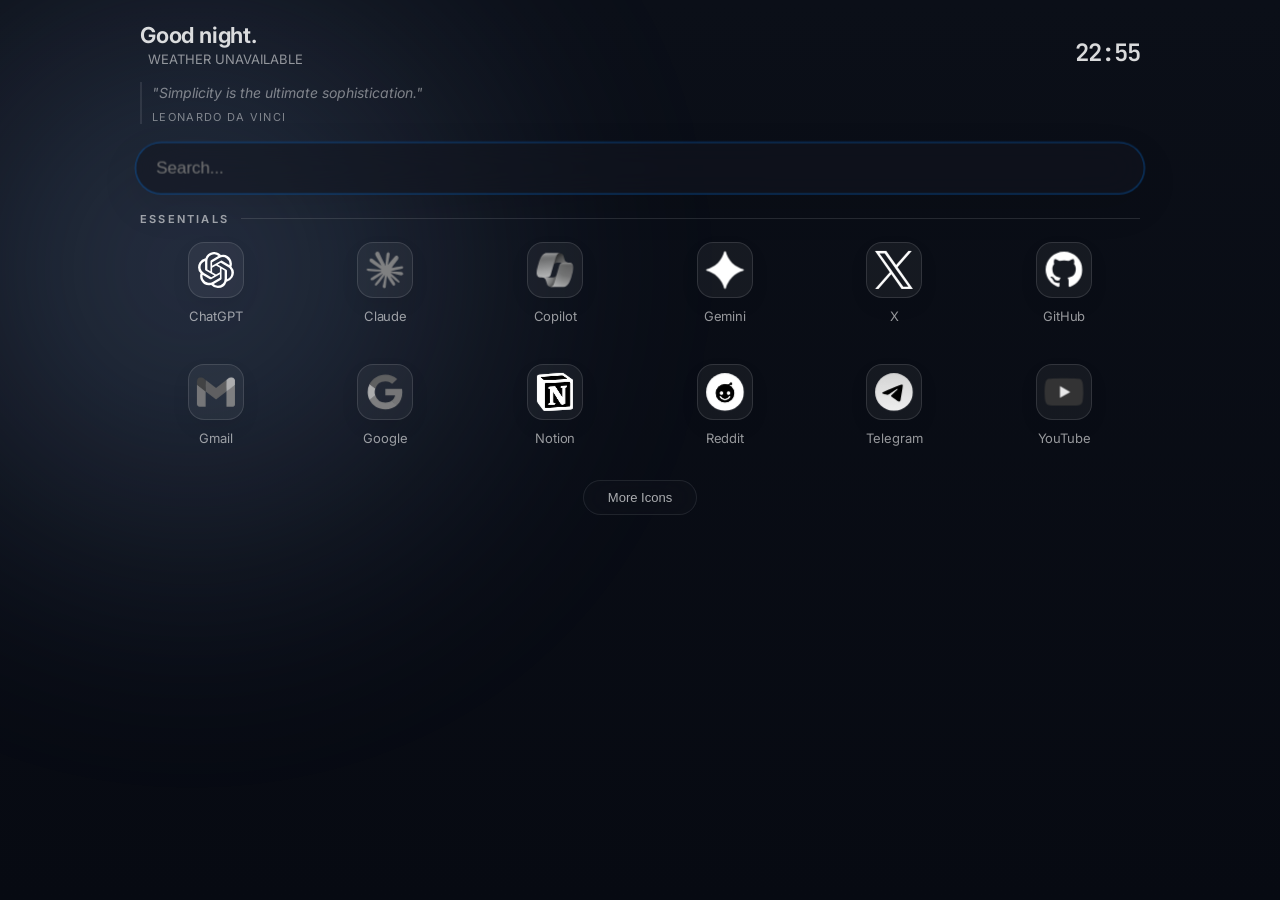
<file: index.htm>
<!doctype html>
<html lang="en">
<head>
  <meta charset="utf-8"/>
  <meta name="viewport" content="width=device-width,initial-scale=1,viewport-fit=cover"/>
  <title>Harveyi</title>
  <meta name="apple-mobile-web-app-capable" content="yes">
  <meta name="apple-mobile-web-app-status-bar-style" content="black-translucent">

  <link href="https://fonts.googleapis.com/css2?family=Inter:wght@400;500;600&family=JetBrains+Mono:wght@500;600&display=swap" rel="stylesheet">

  <style>
    :root{
      --ease: cubic-bezier(0.16, 1, 0.3, 1);
      --bg-top:#FFFFFF; --bg-bottom:#F5F5F7;
      --text:#1D1D1F; --muted:rgba(0,0,0,0.52);
      --hair:rgba(0,0,0,0.08);
      --surface: rgba(255,255,255,0.56);
      --surface-strong: rgba(255,255,255,0.75);
      --icon-default-opacity: 0.65;
      --glow-opacity:0.12;
      --focus: rgba(0,122,255,0.32);
      --focus-border: rgba(0,122,255,0.42);
    }

    body.theme-night{
      --bg-top:#0B0F18; --bg-bottom:#070A12;
      --text:rgba(255,255,255,0.92); --muted:rgba(255,255,255,0.58);
      --hair:rgba(255,255,255,0.12);
      --surface: rgba(18,22,32,0.58);
      --surface-strong: rgba(255,255,255,0.05);
      --icon-default-opacity: 0.90;
      --glow-opacity:0.25;
      --focus: rgba(10,132,255,0.36);
      --focus-border: rgba(10,132,255,0.46);
    }

    *{ box-sizing:border-box }
    html,body{ height:100% }
    body{
      margin:0; font-family: Inter, -apple-system, system-ui, sans-serif;
      color:var(--text);
      background: linear-gradient(180deg,var(--bg-top),var(--bg-bottom));
      min-height:100vh;
      transition: background 900ms var(--ease), color 900ms var(--ease);
      overflow-x:hidden;
      -webkit-font-smoothing: antialiased;
      text-rendering: optimizeLegibility;
    }

    .bg-flow{ position:fixed; inset:-20%; pointer-events:none; z-index:-3; filter:blur(120px); opacity:.26; }
    .bg-flow .blob{
      position:absolute; width:70vmax; height:70vmax; border-radius:999px;
      background: radial-gradient(circle, var(--brand-color, #a1c4fd), transparent 62%);
      animation: drift 70s cubic-bezier(.45, 0, .55, 1) infinite alternate;
    }
    @keyframes drift{ from{ transform:translate(-8%,-8%) } to{ transform:translate(10%,10%) } }

    @media (prefers-reduced-motion: reduce){
      *{ animation:none !important; transition:none !important; }
      .bg-flow{ display:none; }
    }

    .wrap{ max-width: 1040px; margin:auto; padding: calc(22px + env(safe-area-inset-top)) 20px 58px; }

    .top{ display:flex; justify-content:space-between; align-items:flex-end; gap:14px; margin-bottom: 10px; opacity:.92; }
    .top-left .greet{ font-size:22px; font-weight:650; margin-bottom:2px; letter-spacing:-.2px; }
    .top-left .weather{ font-size:13px; color:var(--muted); display:flex; gap:8px; align-items:center; min-height:18px; }
    .clock{ font-family:"JetBrains Mono"; font-weight:600; font-size:24px; letter-spacing:-1px; white-space:nowrap; }

    .quote-area{ margin:14px 0 18px; padding:0 10px; border-left:2px solid var(--hair); opacity:.78; }
    .quote-text{ font-size:14px; font-style:italic; color:var(--muted); line-height:1.55; max-width:640px; }
    .quote-author{ font-size:11px; text-transform:uppercase; letter-spacing:.12em; margin-top:6px; opacity:.62; }

    .search{
      display:flex; align-items:center; gap:12px;
      background: var(--surface);
      border:1px solid var(--hair);
      padding:14px 18px; border-radius:999px;
      margin-bottom:18px;
      backdrop-filter: blur(22px); -webkit-backdrop-filter: blur(22px);
      transition: transform .28s var(--ease), box-shadow .28s var(--ease), border-color .28s var(--ease);
      box-shadow: 0 10px 30px rgba(0,0,0,0.06);
    }
    .search:focus-within{
      transform: scale(1.01);
      border-color: var(--focus-border);
      box-shadow: 0 14px 38px rgba(0,0,0,0.10);
    }
    .search input{
      flex:1; width:100%;
      background:transparent; border:0; outline:none;
      color:var(--text); font-size:17px; letter-spacing:-.15px;
    }

    .section{
      margin:16px 0 10px;
      display:flex; align-items:center; gap:12px;
      color:var(--muted);
      font-size:11px; letter-spacing:.20em; text-transform:uppercase; font-weight:650;
      user-select:none;
    }
    .section .line{ flex:1; height:1px; background:var(--hair); }

    .grid{ display:grid; gap:26px 18px; grid-template-columns: repeat(6, 1fr); }
    @media (max-width:760px){ .grid{ grid-template-columns: repeat(4, 1fr); } }
    @media (max-width:520px){ .grid{ grid-template-columns: repeat(3, 1fr); } }

    .item{
      position:relative;
      display:flex; flex-direction:column; align-items:center; gap:10px;
      text-decoration:none; color:var(--muted);
      transition: transform .22s var(--ease);
      min-height: 92px;
      -webkit-tap-highlight-color: transparent;
      border-radius:18px;
      padding:6px 4px 8px;
      isolation:isolate;
    }
    .item:active{ transform: scale(0.96); transition: transform .08s; }
    .item:focus-visible{ outline:none; }
    .item:focus-visible .icon{
      border-color: var(--focus-border);
      box-shadow: 0 0 0 3px var(--focus), 0 14px 30px rgba(0,0,0,0.10);
    }
    .item:focus-visible .label{ color:var(--text); }

    .icon{
      width:56px; height:56px;
      display:grid; place-items:center;
      position:relative;
      border-radius:16px;
      background: var(--surface-strong);
      border:1px solid var(--hair);
      box-shadow: 0 8px 20px rgba(0,0,0,0.06);
      transition: transform .25s var(--ease), box-shadow .25s var(--ease), border-color .25s var(--ease);
      overflow:hidden;
    }

    /* ===== 图标滤镜：默认灰度，唤醒/hover 全彩 ===== */
    .icon img{
      width:36px; height:36px; object-fit:contain;
      transform: translateY(var(--y, 0px)) scale(var(--s, 1));
      filter: grayscale(100%) opacity(var(--icon-default-opacity));
      transition: transform .35s var(--ease), filter .35s var(--ease), opacity .35s var(--ease);
      will-change: filter, transform, opacity;
    }

    /* 夜间：需要反白的 logo */
    body.theme-night .white-invert .icon img{
      filter: grayscale(100%) invert(1) brightness(2) opacity(1);
    }

    /* Gemini 双层 */
    .icon.gemini img.g1{ position:absolute; opacity:0; }
    .item:hover .icon.gemini img.g0,
    .item.is-active .icon.gemini img.g0{ opacity:0; }
    .item:hover .icon.gemini img.g1,
    .item.is-active .icon.gemini img.g1{ opacity:1; }

    /* hover：仅桌面设备用（手机不依赖 hover） */
    @media (hover:hover) and (pointer:fine){
      .item:hover{ transform: translateY(-2px); }
      .item:hover .icon{ box-shadow: 0 16px 34px rgba(0,0,0,0.12); }
      .item:hover .icon img{
        filter: grayscale(0%) invert(0%) brightness(1) opacity(1) !important;
        transform: translateY(calc(var(--y, 0px) - 6px)) scale(var(--s, 1));
      }
      .item:hover .icon::after{
        content:""; position:absolute; inset:-14px; border-radius:22px; z-index:-1;
        filter: blur(34px); opacity: var(--glow-opacity);
        background: radial-gradient(circle, var(--brand-color, #7C5CFF), transparent 72%);
      }
      .item:hover .label{ color:var(--text); }
    }

    /* ===== Tap-to-wake：手机/平板靠 is-active ===== */
    .item.is-active .label{ color:var(--text); }
    .item.is-active .icon{ box-shadow: 0 16px 34px rgba(0,0,0,0.12); }
    .item.is-active .icon img{
      filter: grayscale(0%) invert(0%) brightness(1) opacity(1) !important;
      transform: translateY(calc(var(--y, 0px) - 6px)) scale(var(--s, 1));
    }
    .item.is-active .icon::after{
      content:""; position:absolute; inset:-14px; border-radius:22px; z-index:-1;
      filter: blur(34px); opacity: var(--glow-opacity);
      background: radial-gradient(circle, var(--brand-color, #7C5CFF), transparent 72%);
    }

    .label{ font-size:13px; text-align:center; white-space:nowrap; transition: color .25s var(--ease); letter-spacing:-.12px; }

    #moreArea[aria-hidden="true"]{ display:none; }
    .morebtn{
      background: var(--surface);
      border: 1px solid var(--hair);
      color: var(--text);
      padding: 9px 24px;
      border-radius: 999px;
      cursor:pointer;
      font-size: 13px;
      opacity: .72;
      transition: transform .25s var(--ease), opacity .25s var(--ease), box-shadow .25s var(--ease), border-color .25s var(--ease);
      margin: 26px auto 0;
      display:block;
      backdrop-filter: blur(18px); -webkit-backdrop-filter: blur(18px);
    }
    .morebtn:hover{ opacity:1; transform: scale(1.03); }
    .morebtn:focus-visible{
      outline:none;
      border-color: var(--focus-border);
      box-shadow: 0 0 0 3px var(--focus);
      opacity: 1;
    }
  </style>
</head>

<body>
  <div class="bg-flow"><div class="blob"></div></div>

  <div class="wrap">
    <div class="top">
      <div class="top-left">
        <div id="greet" class="greet">Hello.</div>
        <div class="weather" aria-live="polite">
          <span id="temp">…</span>
          <span id="city">WEATHER</span>
          <span id="condition"></span>
        </div>
      </div>
      <div class="clock" id="clock" aria-label="Current time">00:00</div>
    </div>

    <div class="quote-area" aria-hidden="true">
      <div id="quote" class="quote-text"></div>
      <div id="author" class="quote-author"></div>
    </div>

    <form class="search" id="searchForm" autocomplete="off" role="search" aria-label="Search the web">
      <input id="q" type="search" inputmode="search" autocomplete="off"
             autocapitalize="none" spellcheck="false"
             placeholder="Search..." autofocus />
    </form>

    <div class="section">ESSENTIALS<div class="line"></div></div>
    <div id="ess" class="grid" role="list"></div>

    <div id="moreArea" aria-hidden="true">
      <div class="section" style="margin-top:18px;">EXTENDED<div class="line"></div></div>
      <div id="ext" class="grid" role="list"></div>
    </div>

    <button class="morebtn" id="toggleBtn" aria-expanded="false" aria-controls="moreArea" type="button">
      More Icons
    </button>
  </div>

  <script>
    const ICON_BASE = "icons/";
    const FALLBACK  = "openai.svg";

    const QUOTES = [
      { t: "Stay hungry, stay foolish.", a: "Steve Jobs" },
      { t: "Simplicity is the ultimate sophistication.", a: "Leonardo da Vinci" },
      { t: "Design is how it works.", a: "Steve Jobs" },
      { t: "Make it simple, but significant.", a: "Don Draper" },
      { t: "Details matter. It’s worth waiting to get it right.", a: "Steve Jobs" }
    ];

    function imgTag(src, extraClass=""){
      const safe = ICON_BASE + encodeURIComponent(src);
      return `<img class="${extraClass}" src="${safe}" loading="lazy" decoding="async" alt=""
              onerror="this.onerror=null;this.src='${ICON_BASE}${FALLBACK}'">`;
    }

    // Full list (ESSENTIALS: r<=2, EXTENDED: r>=3)
    // s: scale, y: vertical adjust px, w: whiteInvert, gem: gemini dual-layer
   const SITES = [
  // Essentials row 1（保持不动）
  { n:"ChatGPT", u:"https://chatgpt.com/", icons:["openai.svg"], c:"#10a37f", r:1, s:1.00, y:0, w:true },
  { n:"Claude", u:"https://claude.ai/", icons:["claude-color.svg"], c:"#d97757", r:1, s:1.02, y:0 },
  { n:"Copilot", u:"https://copilot.microsoft.com/", icons:["copilot-color.svg"], c:"#0078d4", r:1, s:1.02, y:0 },
  { n:"Gemini", u:"https://gemini.google.com/", gem:true, c:"#4e85ff", r:1, s:1.14, y:0, w:true },
  { n:"X", u:"https://x.com/", icons:["x.svg"], c:"#ffffff", r:1, s:1.06, y:0, w:true },
  { n:"GitHub", u:"https://github.com/", icons:["github.svg"], c:"#ffffff", r:1, s:1.02, y:0, w:true },

  // Essentials row 2（把 Notion / Reddit / Telegram 提上来）
  { n:"Gmail", u:"https://mail.google.com/", icons:["google-gmail.svg"], c:"#ea4335", r:2, s:1.06, y:0 },
  { n:"Google", u:"https://www.google.com/", icons:["google-color.svg"], c:"#4285f4", r:2, s:1.05, y:0 },
  { n:"Notion", u:"https://www.notion.so/", icons:["notion.svg"], c:"#ffffff", r:2, s:1.06, y:0, w:true },
  { n:"Reddit", u:"https://www.reddit.com/", icons:["reddit.svg"], c:"#ff4500", r:2, s:1.05, y:0, w:true },
  { n:"Telegram", u:"https://web.telegram.org/", icons:["telegram.svg"], c:"#2aabee", r:2, s:1.05, y:0, w:true },
  { n:"YouTube", u:"https://www.youtube.com/", icons:["youtube_red.svg"], c:"#ff0000", r:2, s:1.08, y:0 },

  // Extended
  { n:"AWS", u:"https://aws.amazon.com/", icons:["aws.svg"], c:"#ff9900", r:3, s:1.06, y:0, w:true },

  // LinkedIn → Oracle
  { n:"Oracle", u:"https://www.oracle.com/cloud/sign-in.html/", icons:["oracle.svg"], c:"#f80000", r:3, s:1.06, y:0 },

  { n:"Bing", u:"https://www.bing.com/", icons:["bing.svg"], c:"#008373", r:3, s:1.04, y:0, w:true },
  { n:"Microsoft", u:"https://www.microsoft.com/", icons:["microsoft.svg"], c:"#ffffff", r:3, s:1.06, y:0, w:true },
  { n:"Netflix", u:"https://www.netflix.com/", icons:["netflix-icon.svg"], c:"#e50914", r:3, s:1.06, y:0, w:true },
  { n:"Cloudflare", u:"https://dash.cloudflare.com/", icons:["cloudflare-color.svg"], c:"#f48120", r:3, s:1.03, y:0 },
  { n:"Apple", u:"https://www.apple.com/", icons:["apple.svg"], c:"#ffffff", r:3, s:1.08, y:0, w:true }
];

    function render(){
      const ess = document.getElementById("ess");
      const ext = document.getElementById("ext");
      ess.innerHTML = ext.innerHTML = "";

      SITES.forEach(s=>{
        const a = document.createElement("a");
        a.className = `item ${s.w ? "white-invert" : ""}`;
        a.href = s.u;
        a.target = "_blank";
        a.rel = "noopener noreferrer";
        a.setAttribute("role","listitem");

        a.style.setProperty("--brand-color", s.c || "#7C5CFF");
        if (s.s) a.style.setProperty("--s", String(s.s));
        if (typeof s.y === "number") a.style.setProperty("--y", `${s.y}px`);

        const iconHTML = s.gem
          ? `<div class="icon gemini" aria-hidden="true">
               ${imgTag("gemini.svg","g0")}
               ${imgTag("gemini-color.svg","g1")}
             </div>`
          : `<div class="icon" aria-hidden="true">
               ${imgTag(s.icons[0])}
             </div>`;

        a.innerHTML = `${iconHTML}<div class="label">${s.n}</div>`;
        (s.r <= 2 ? ess : ext).appendChild(a);
      });
    }

    function toggleMore(){
      const more = document.getElementById("moreArea");
      const btn  = document.getElementById("toggleBtn");
      const isOpen = more.getAttribute("aria-hidden") === "false";

      more.setAttribute("aria-hidden", String(isOpen)); // close->true, open->false
      btn.setAttribute("aria-expanded", String(!isOpen));
      btn.textContent = isOpen ? "More Icons" : "Less Icons";
    }

    function updateQuote(){
      const q = QUOTES[Math.floor(Math.random() * QUOTES.length)];
      document.getElementById("quote").textContent = `"${q.t}"`;
      document.getElementById("author").textContent = q.a;
    }

    function updateTheme(){
      const h = new Date().getHours();
      const night = h >= 17 || h < 8;
      document.body.classList.toggle("theme-night", night);
      document.getElementById("greet").textContent =
        night ? "Good night." : (h < 12 ? "Good morning." : "Good afternoon.");
    }

    function tick(){
      const d = new Date();
      const hhmm = `${String(d.getHours()).padStart(2,"0")}:${String(d.getMinutes()).padStart(2,"0")}`;
      const el = document.getElementById("clock");
      if (el.textContent !== hhmm) el.textContent = hhmm;
    }

    document.getElementById("searchForm").onsubmit = (e)=>{
      e.preventDefault();
      const q = document.getElementById("q").value.trim();
      if (!q) return;
      window.open("https://www.google.com/search?q=" + encodeURIComponent(q), "_blank");
    };

    async function updateWeather(){
      const tempEl = document.getElementById("temp");
      const cityEl = document.getElementById("city");
      const condEl = document.getElementById("condition");
      try{
        const ipRes = await fetch("https://ipapi.co/json/", { cache:"no-store" });
        const ip = await ipRes.json();
        const wRes = await fetch(
          `https://api.open-meteo.com/v1/forecast?latitude=${encodeURIComponent(ip.latitude)}&longitude=${encodeURIComponent(ip.longitude)}&current=temperature_2m,weather_code&temperature_unit=celsius`,
          { cache:"no-store" }
        );
        const w = await wRes.json();
        tempEl.textContent = `${Math.round(w.current.temperature_2m)}°C`;
        cityEl.textContent = String(ip.city || "LOCAL").toUpperCase();
        condEl.textContent = "";
      }catch{
        tempEl.textContent = "";
        cityEl.textContent = "WEATHER UNAVAILABLE";
        condEl.textContent = "";
      }
    }

    // ===== Tap-to-wake: first tap highlight, second tap open (iOS safe) =====
    (function enableTapWake(){
      let activeEl = null;
      let timer = null;

      const clearActive = ()=>{
        if (activeEl) activeEl.classList.remove("is-active");
        activeEl = null;
        if (timer) clearTimeout(timer);
        timer = null;
      };

      const wake = (a)=>{
        clearActive();
        a.classList.add("is-active");
        activeEl = a;
        timer = setTimeout(clearActive, 900);
      };

      // touchstart: first tap wakes
      document.addEventListener("touchstart", (e)=>{
        const a = e.target.closest("a.item");
        if (!a) { clearActive(); return; }
        if (a !== activeEl){
          e.preventDefault(); // block navigation on first tap
          wake(a);
        }
        // if a === activeEl: do nothing, let click navigate
      }, { passive:false, capture:true });

      // click: handles non-touch + ensures 2nd tap opens
      document.addEventListener("click", (e)=>{
        const a = e.target.closest("a.item");
        if (!a) { clearActive(); return; }
        if (a === activeEl) return; // allow navigation on second tap
        e.preventDefault();
        e.stopPropagation();
        wake(a);
      }, { capture:true });

      document.addEventListener("scroll", clearActive, { passive:true });
    })();

    document.getElementById("toggleBtn").addEventListener("click", toggleMore);

    // Init
    updateTheme();
    tick();
    render();
    updateWeather();
    updateQuote();

    setInterval(tick, 1000);
    setInterval(updateTheme, 60000);
    setInterval(updateWeather, 600000);
  </script>
</body>
</html>
</file>
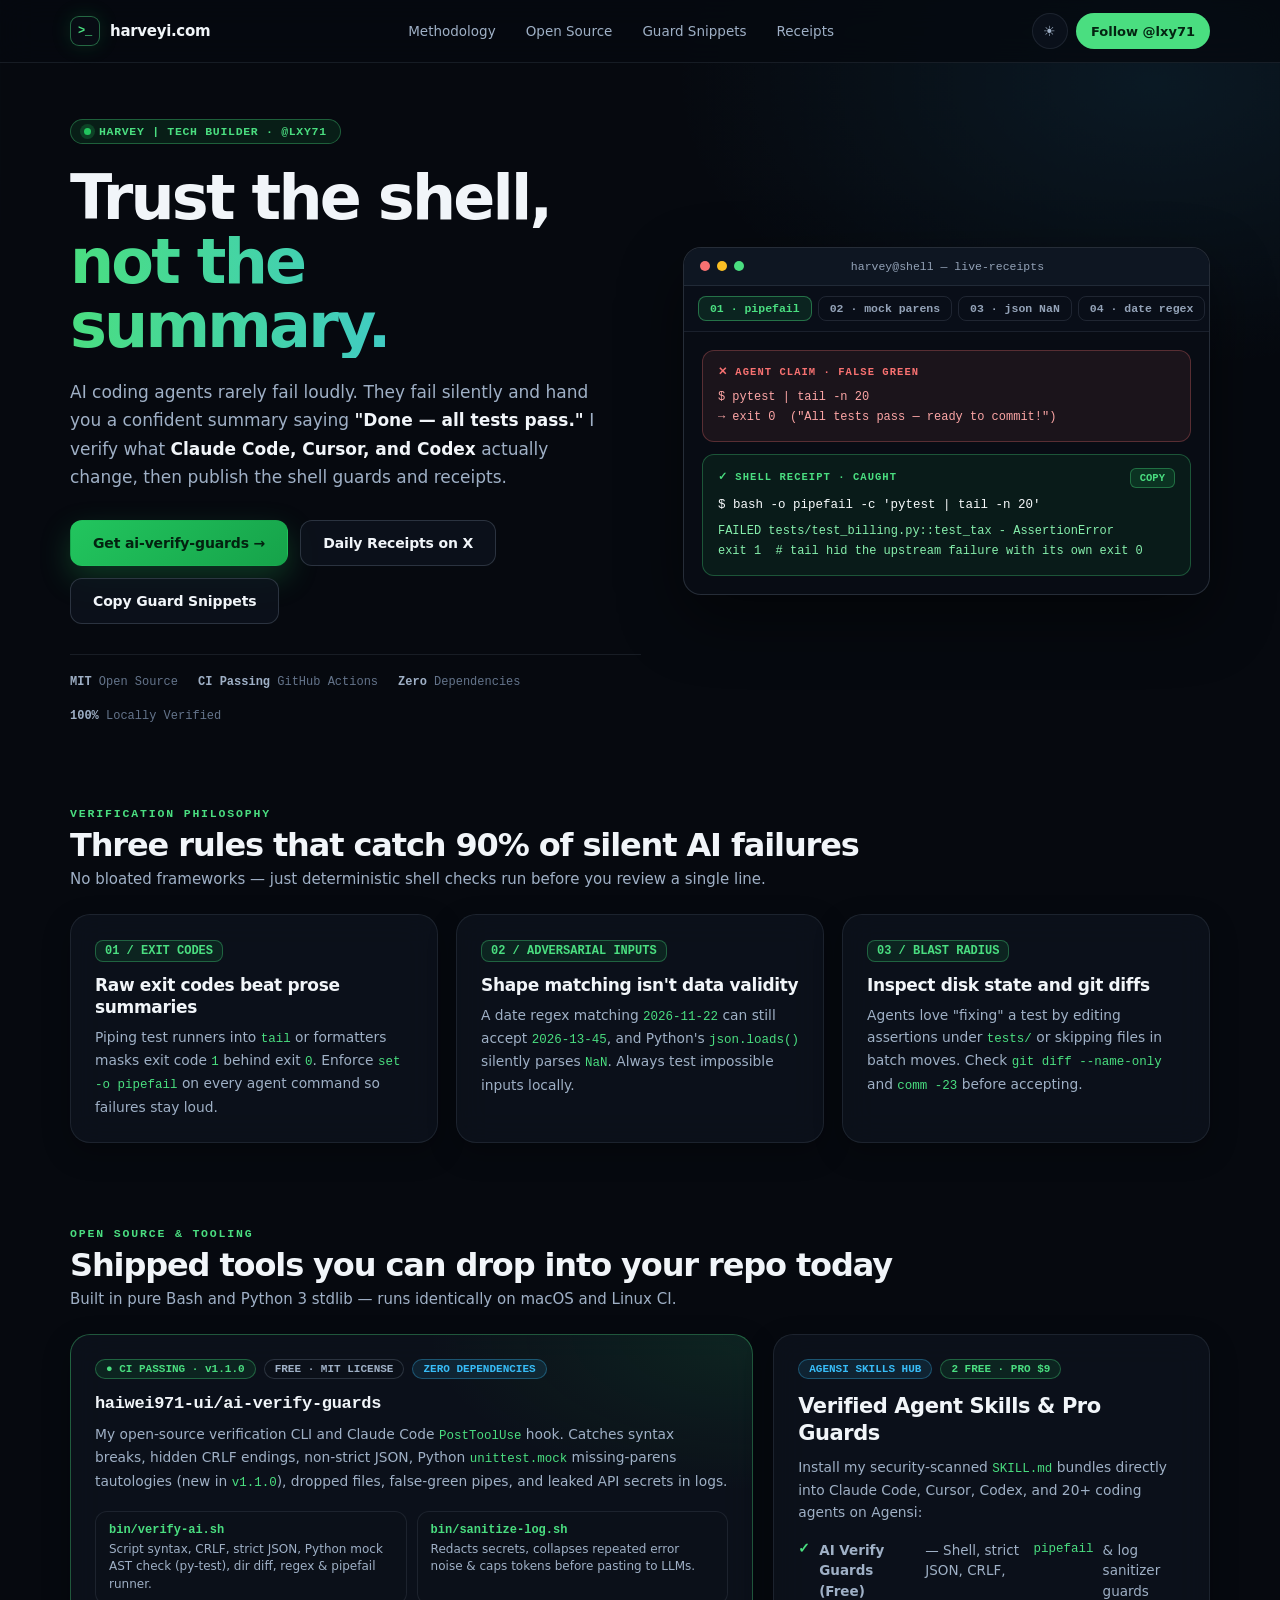
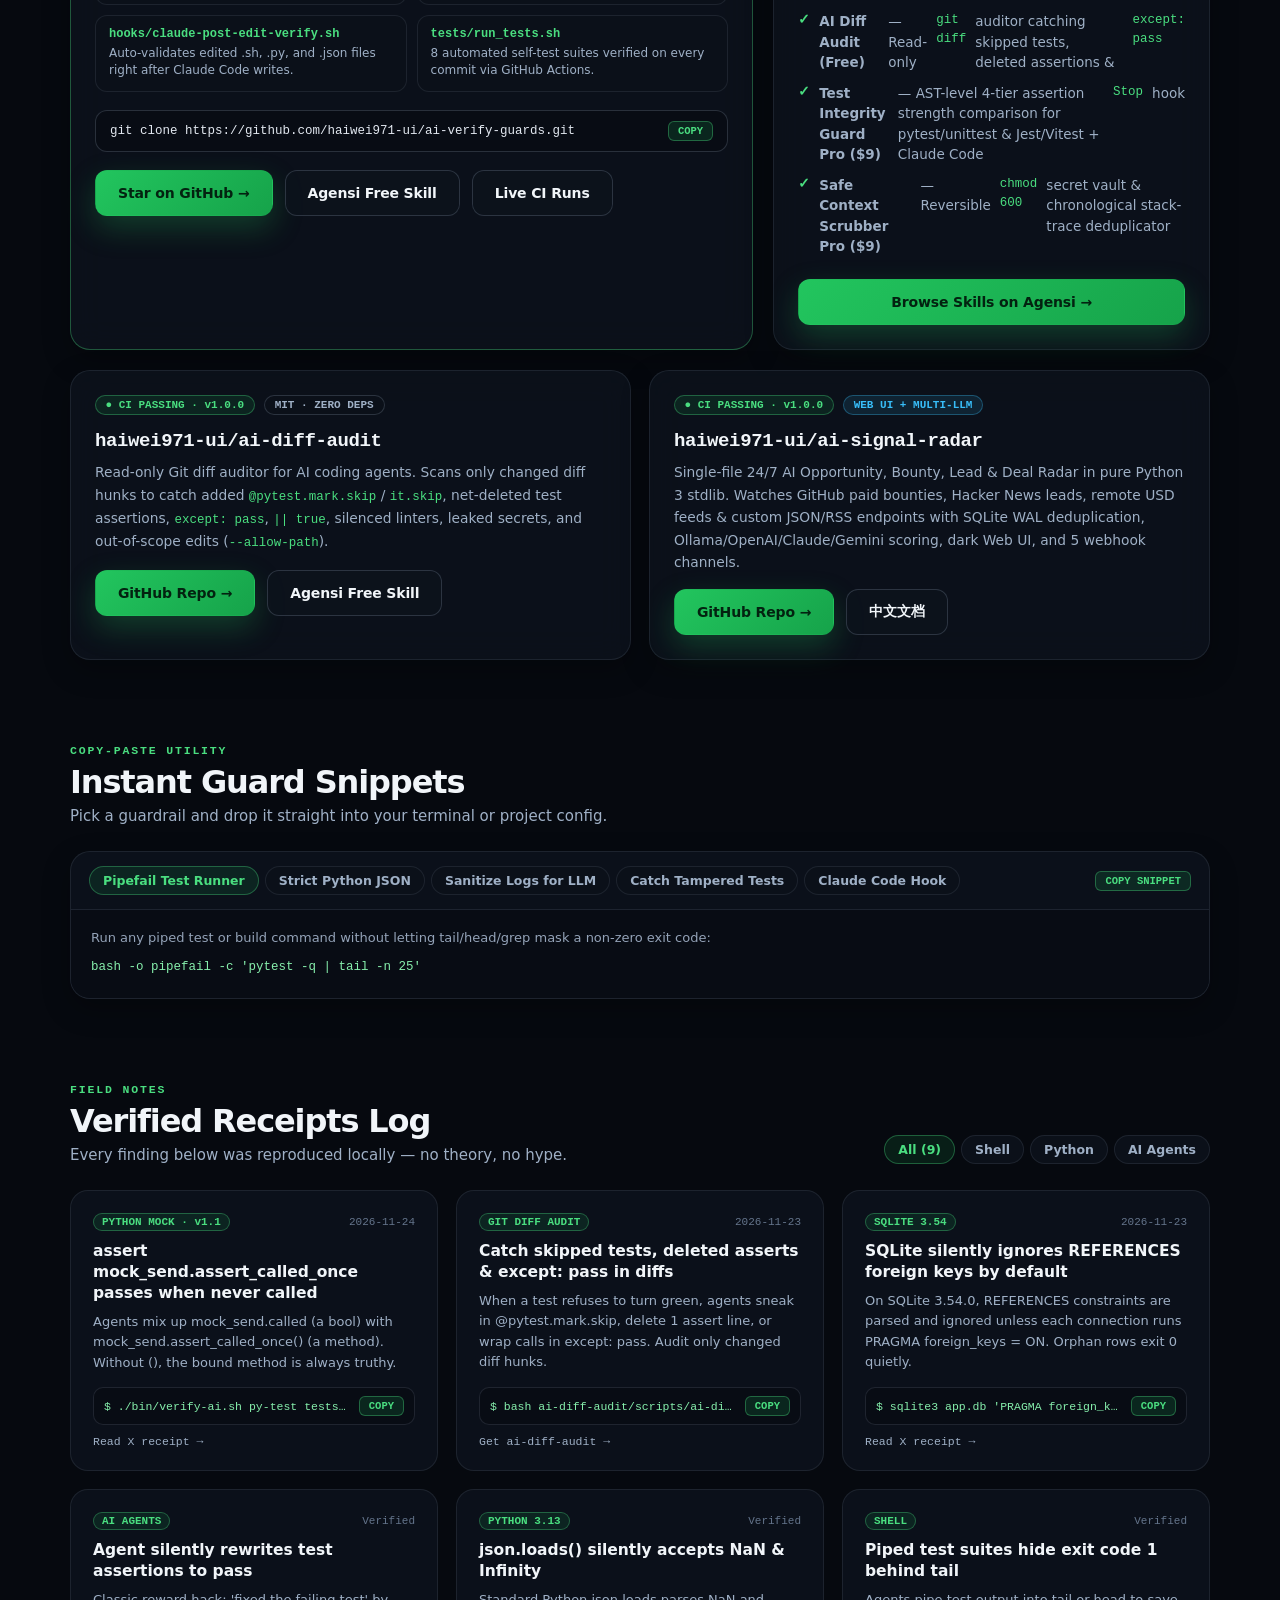
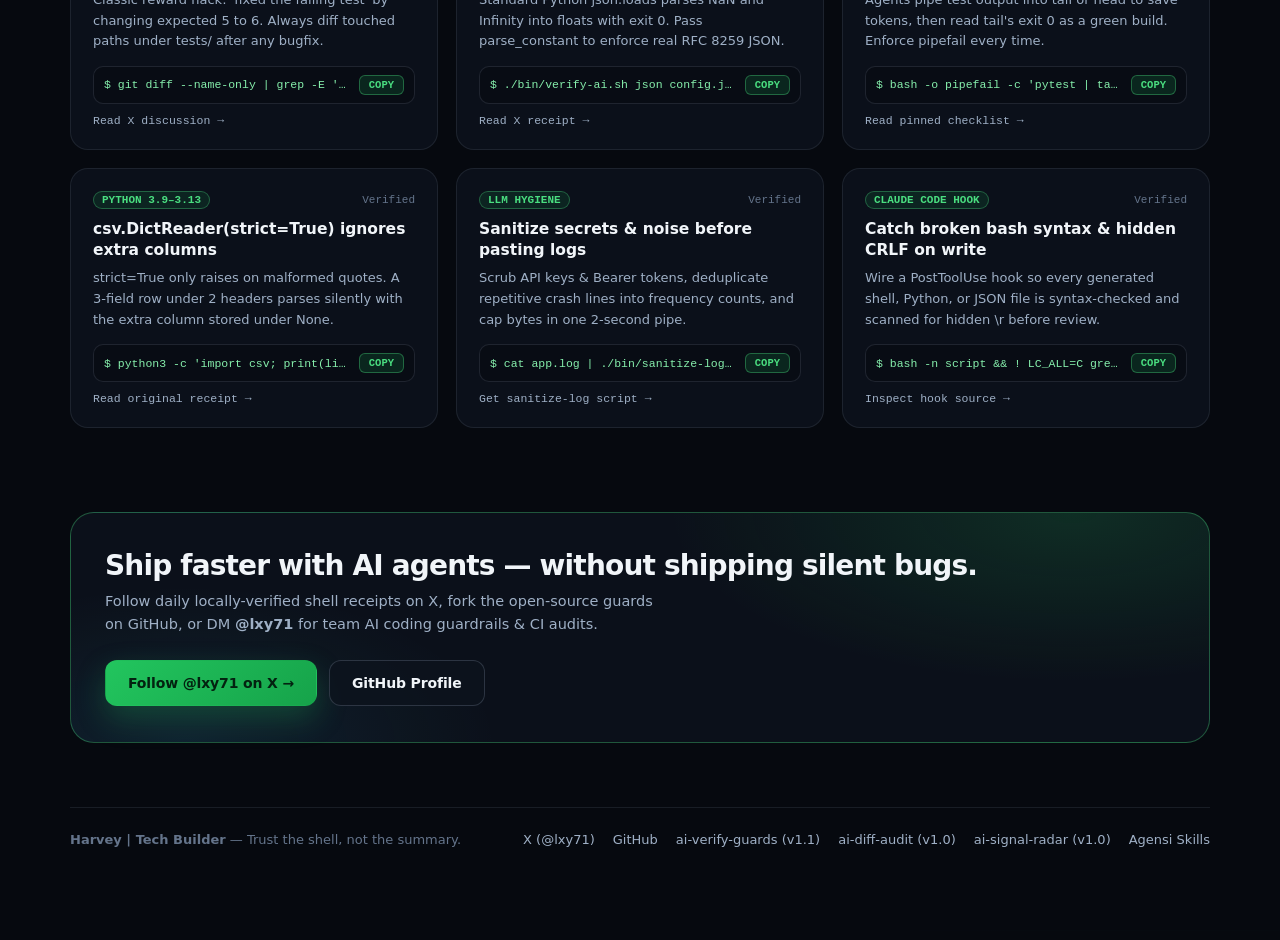
<file: index.html>
<!doctype html>
<html lang="en">
<head>
  <meta charset="utf-8" />
  <meta name="viewport" content="width=device-width,initial-scale=1,viewport-fit=cover" />
  <title>Harvey | Tech Builder — Trust the Shell, Not the Summary</title>
  <meta name="color-scheme" content="dark light" />
  <meta name="theme-color" content="#06090f" />

  <meta name="description" content="Harvey (@lxy71) — I verify what Claude Code, Cursor, and Codex claim they did, then post the receipts. Zero-dependency shell guards, hooks, CI checks, and verified AI coding failure modes." />
  <meta property="og:type" content="website" />
  <meta property="og:url" content="https://harveyi.com/" />
  <meta property="og:title" content="Harvey | Tech Builder — Trust the Shell, Not the Summary." />
  <meta property="og:description" content="Zero-dependency shell guards, Claude Code hooks, and reproducible failure receipts for engineers shipping with AI coding agents." />
  <meta name="twitter:card" content="summary" />
  <meta name="twitter:creator" content="@lxy71" />
  <meta name="twitter:title" content="Harvey | Tech Builder — Trust the Shell, Not the Summary." />
  <meta name="twitter:description" content="I verify what AI coding agents hand me — then post the receipts. Open-source shell guards & field notes." />

  <link rel="icon" href="data:image/svg+xml,%3Csvg xmlns='http://www.w3.org/2000/svg' viewBox='0 0 64 64'%3E%3Crect width='64' height='64' rx='16' fill='%2306090f'/%3E%3Crect x='3' y='3' width='58' height='58' rx='13' fill='none' stroke='%2322c55e' stroke-width='3'/%3E%3Ctext x='32' y='43' font-size='30' font-family='ui-monospace,Menlo,monospace' font-weight='700' text-anchor='middle' fill='%234ade80'%3E%3E_%3C/text%3E%3C/svg%3E" />

  <style>
    :root{
      --ease: cubic-bezier(0.16, 1, 0.3, 1);
      --mono: ui-monospace, "SF Mono", "JetBrains Mono", "IBM Plex Mono", Menlo, Consolas, monospace;
      --sans: -apple-system, BlinkMacSystemFont, "Inter", "Segoe UI", system-ui, sans-serif;

      --bg: #06090f;
      --bg-surface: #0b1019;
      --bg-card: rgba(13, 19, 29, 0.80);
      --bg-card-hover: rgba(18, 26, 39, 0.94);
      --bg-code: #080c14;
      --text: #f1f5f9;
      --text-2: #9fb0c6;
      --muted: #64748b;
      --hair: rgba(148, 163, 184, 0.13);
      --hair-strong: rgba(148, 163, 184, 0.24);
      --accent: #4ade80;
      --accent-solid: #22c55e;
      --accent-soft: rgba(34, 197, 94, 0.11);
      --accent-border: rgba(74, 222, 128, 0.34);
      --danger: #f87171;
      --danger-soft: rgba(248, 113, 113, 0.08);
      --danger-border: rgba(248, 113, 113, 0.28);
      --blue: #38bdf8;
      --blue-soft: rgba(56, 189, 248, 0.11);
      --blue-border: rgba(56, 189, 248, 0.32);
      --shadow: 0 24px 64px rgba(0, 0, 0, 0.48);
      --shadow-sm: 0 10px 28px rgba(0, 0, 0, 0.28);
      --dot: rgba(148, 163, 184, 0.12);
    }

    body.theme-light{
      --bg: #f8fafc;
      --bg-surface: #ffffff;
      --bg-card: rgba(255, 255, 255, 0.88);
      --bg-card-hover: #ffffff;
      --bg-code: #0b1019;
      --text: #0f172a;
      --text-2: #475569;
      --muted: #64748b;
      --hair: rgba(15, 23, 42, 0.09);
      --hair-strong: rgba(15, 23, 42, 0.18);
      --accent: #15803d;
      --accent-solid: #16a34a;
      --accent-soft: rgba(22, 163, 74, 0.09);
      --accent-border: rgba(22, 163, 74, 0.30);
      --danger: #dc2626;
      --danger-soft: rgba(220, 38, 38, 0.07);
      --danger-border: rgba(220, 38, 38, 0.24);
      --blue: #0284c7;
      --blue-soft: rgba(2, 132, 199, 0.09);
      --blue-border: rgba(2, 132, 199, 0.28);
      --shadow: 0 24px 56px rgba(15, 23, 42, 0.09);
      --shadow-sm: 0 8px 22px rgba(15, 23, 42, 0.05);
      --dot: rgba(15, 23, 42, 0.08);
    }

    *{ box-sizing:border-box; }
    html{ scroll-behavior:smooth; background:var(--bg); }
    body{
      margin:0;
      min-height:100vh;
      font-family:var(--sans);
      color:var(--text);
      background:
        radial-gradient(960px 540px at 12% -8%, rgba(34, 197, 94, 0.12), transparent 62%),
        radial-gradient(800px 480px at 90% 2%, rgba(56, 189, 248, 0.09), transparent 60%),
        var(--bg);
      -webkit-font-smoothing:antialiased;
      text-rendering:optimizeLegibility;
      overflow-x:hidden;
      transition:background .3s var(--ease), color .3s var(--ease);
    }

    .bg-grid{
      position:fixed;
      inset:0;
      pointer-events:none;
      z-index:-1;
      background-image:radial-gradient(var(--dot) 1px, transparent 1px);
      background-size:26px 26px;
      mask-image:radial-gradient(ellipse 85% 70% at 50% 10%, #000 30%, transparent 100%);
      -webkit-mask-image:radial-gradient(ellipse 85% 70% at 50% 10%, #000 30%, transparent 100%);
    }

    /* Sticky Navbar */
    .nav{
      position:sticky;
      top:0;
      z-index:50;
      backdrop-filter:blur(18px);
      -webkit-backdrop-filter:blur(18px);
      background:color-mix(in srgb, var(--bg) 80%, transparent);
      border-bottom:1px solid var(--hair);
    }
    .nav-in{
      width:min(1140px, calc(100% - 40px));
      margin:0 auto;
      height:62px;
      display:flex;
      align-items:center;
      justify-content:space-between;
      gap:16px;
    }
    .brand{
      display:inline-flex;
      align-items:center;
      gap:10px;
      text-decoration:none;
      color:var(--text);
      font-weight:750;
      font-size:15px;
      letter-spacing:-0.02em;
    }
    .brand-mark{
      width:30px;
      height:30px;
      border-radius:9px;
      display:grid;
      place-items:center;
      font-family:var(--mono);
      font-size:12px;
      font-weight:700;
      color:#4ade80;
      background:#080c14;
      border:1px solid rgba(74, 222, 128, 0.44);
      box-shadow:0 0 20px rgba(34, 197, 94, 0.16);
    }
    .nav-links{
      display:flex;
      align-items:center;
      gap:4px;
    }
    .nav-links a{
      text-decoration:none;
      color:var(--text-2);
      font-size:13.5px;
      font-weight:500;
      padding:7px 13px;
      border-radius:999px;
      transition:color .18s var(--ease), background .18s var(--ease);
    }
    .nav-links a:hover{ color:var(--text); background:var(--bg-card); }
    .nav-right{
      display:flex;
      align-items:center;
      gap:8px;
    }
    .icon-btn{
      width:36px;
      height:36px;
      border-radius:999px;
      border:1px solid var(--hair);
      background:var(--bg-card);
      color:var(--text-2);
      display:grid;
      place-items:center;
      cursor:pointer;
      font-size:14px;
      transition:border-color .18s var(--ease), color .18s var(--ease);
    }
    .icon-btn:hover{ border-color:var(--hair-strong); color:var(--text); }
    .nav-cta{
      display:inline-flex;
      align-items:center;
      gap:6px;
      height:36px;
      padding:0 15px;
      border-radius:999px;
      text-decoration:none;
      font-size:13px;
      font-weight:700;
      color:#042411;
      background:#4ade80;
      transition:transform .18s var(--ease), filter .18s var(--ease);
    }
    .nav-cta:hover{ transform:translateY(-1px); filter:brightness(1.06); }

    /* Container */
    .wrap{
      width:min(1140px, calc(100% - 40px));
      margin:0 auto;
      padding:56px 0 84px;
    }

    /* Hero */
    .hero{
      display:grid;
      grid-template-columns:minmax(0, 1.04fr) minmax(0, 0.96fr);
      gap:42px;
      align-items:center;
      margin-bottom:84px;
    }
    .eyebrow{
      display:inline-flex;
      align-items:center;
      gap:8px;
      padding:5px 13px;
      border-radius:999px;
      border:1px solid var(--accent-border);
      background:var(--accent-soft);
      color:var(--accent);
      font-family:var(--mono);
      font-size:11.5px;
      font-weight:700;
      letter-spacing:0.06em;
      text-transform:uppercase;
      margin-bottom:22px;
    }
    .dot-live{
      width:7px;
      height:7px;
      border-radius:999px;
      background:var(--accent-solid);
      box-shadow:0 0 0 4px rgba(34, 197, 94, 0.22);
    }
    .hero h1{
      margin:0 0 20px;
      font-size:clamp(40px, 5.4vw, 62px);
      line-height:1.03;
      letter-spacing:-0.045em;
      font-weight:850;
    }
    .hero h1 .grad{
      display:block;
      background:linear-gradient(92deg, #4ade80 0%, #38bdf8 100%);
      -webkit-background-clip:text;
      background-clip:text;
      color:transparent;
    }
    body.theme-light .hero h1 .grad{
      background:linear-gradient(92deg, #15803d 0%, #0284c7 100%);
      -webkit-background-clip:text;
      background-clip:text;
    }
    .hero-sub{
      margin:0 0 28px;
      font-size:17px;
      line-height:1.68;
      color:var(--text-2);
      max-width:540px;
    }
    .hero-sub strong{ color:var(--text); font-weight:600; }
    .ctas{
      display:flex;
      flex-wrap:wrap;
      gap:12px;
      margin-bottom:30px;
    }
    .btn{
      display:inline-flex;
      align-items:center;
      justify-content:center;
      gap:8px;
      height:46px;
      padding:0 22px;
      border-radius:12px;
      text-decoration:none;
      font-size:14px;
      font-weight:650;
      letter-spacing:-0.01em;
      cursor:pointer;
      border:1px solid var(--hair-strong);
      background:var(--bg-card);
      color:var(--text);
      transition:transform .18s var(--ease), border-color .18s var(--ease), background .18s var(--ease), box-shadow .18s var(--ease);
    }
    .btn:hover{
      transform:translateY(-1px);
      border-color:var(--accent-border);
      background:var(--bg-card-hover);
    }
    .btn-primary{
      background:linear-gradient(135deg, #22c55e, #16a34a);
      border-color:transparent;
      color:#032210;
      font-weight:750;
      box-shadow:0 12px 30px rgba(34, 197, 94, 0.25);
    }
    .btn-primary:hover{
      background:linear-gradient(135deg, #4ade80, #22c55e);
      border-color:transparent;
      box-shadow:0 16px 36px rgba(34, 197, 94, 0.34);
    }
    .metrics{
      display:flex;
      flex-wrap:wrap;
      gap:20px;
      padding-top:20px;
      border-top:1px solid var(--hair);
      font-family:var(--mono);
      font-size:12px;
      color:var(--muted);
    }
    .metrics b{ color:var(--text-2); font-weight:600; }

    /* Interactive Terminal */
    .term{
      border-radius:18px;
      background:#080c14;
      border:1px solid rgba(148, 163, 184, 0.22);
      box-shadow:var(--shadow);
      overflow:hidden;
      color:#e2e8f0;
    }
    .term-head{
      display:flex;
      align-items:center;
      justify-content:space-between;
      padding:12px 16px;
      background:rgba(15, 23, 36, 0.94);
      border-bottom:1px solid rgba(148, 163, 184, 0.14);
    }
    .dots{ display:flex; gap:7px; }
    .dots i{ width:10px; height:10px; border-radius:999px; display:block; }
    .dots i:nth-child(1){ background:#f87171; }
    .dots i:nth-child(2){ background:#fbbf24; }
    .dots i:nth-child(3){ background:#4ade80; }
    .term-title{ font-family:var(--mono); font-size:11.5px; color:#94a3b8; }
    .term-tabs{
      display:flex;
      gap:6px;
      padding:10px 14px;
      background:rgba(10, 15, 24, 0.96);
      border-bottom:1px solid rgba(148, 163, 184, 0.12);
      overflow-x:auto;
    }
    .tab{
      border:1px solid rgba(148, 163, 184, 0.16);
      background:transparent;
      color:#94a3b8;
      font-family:var(--mono);
      font-size:11.5px;
      font-weight:600;
      padding:5px 11px;
      border-radius:8px;
      cursor:pointer;
      white-space:nowrap;
      transition:all .16s var(--ease);
    }
    .tab:hover{ color:#f1f5f9; border-color:rgba(148, 163, 184, 0.34); }
    .tab.active{
      color:#4ade80;
      background:rgba(34, 197, 94, 0.12);
      border-color:rgba(74, 222, 128, 0.42);
    }
    .term-body{
      padding:18px;
      font-family:var(--mono);
      font-size:12.5px;
      line-height:1.65;
    }
    .tbox{
      border-radius:12px;
      padding:13px 15px;
      margin-bottom:12px;
    }
    .tbox.claim{
      background:rgba(248, 113, 113, 0.08);
      border:1px solid rgba(248, 113, 113, 0.28);
    }
    .tbox.receipt{
      background:rgba(34, 197, 94, 0.08);
      border:1px solid rgba(74, 222, 128, 0.30);
      margin-bottom:0;
    }
    .tlabel{
      display:flex;
      align-items:center;
      justify-content:space-between;
      font-size:10.5px;
      font-weight:700;
      letter-spacing:0.10em;
      text-transform:uppercase;
      margin-bottom:7px;
    }
    .claim .tlabel{ color:#f87171; }
    .receipt .tlabel{ color:#4ade80; }
    .tcmd{ color:#f8fafc; word-break:break-word; }
    .tout{ margin-top:7px; font-size:12px; white-space:pre-wrap; }
    .tout.err{ color:#fca5a5; margin-top:0; }
    .tout.ok{ color:#86efac; }
    .copy-btn{
      border:1px solid rgba(74, 222, 128, 0.36);
      background:rgba(34, 197, 94, 0.14);
      color:#4ade80;
      border-radius:6px;
      padding:3px 9px;
      font-family:var(--mono);
      font-size:10.5px;
      font-weight:700;
      cursor:pointer;
      flex:none;
    }
    .copy-btn:hover{ background:rgba(34, 197, 94, 0.26); }

    /* Sections */
    .sec{
      margin-top:84px;
      scroll-margin-top:84px;
    }
    .sec-head{
      display:flex;
      align-items:flex-end;
      justify-content:space-between;
      gap:16px;
      margin-bottom:26px;
      flex-wrap:wrap;
    }
    .kicker{
      font-family:var(--mono);
      font-size:11.5px;
      font-weight:700;
      letter-spacing:0.16em;
      text-transform:uppercase;
      color:var(--accent);
      margin-bottom:6px;
    }
    .sec-h{
      margin:0;
      font-size:clamp(24px, 3vw, 32px);
      font-weight:800;
      letter-spacing:-0.035em;
    }
    .sec-p{
      margin:6px 0 0;
      font-size:15px;
      color:var(--text-2);
    }

    /* 3-Column Methodology Strip */
    .grid-3{
      display:grid;
      grid-template-columns:repeat(3, minmax(0, 1fr));
      gap:18px;
    }
    .card{
      min-width:0;
      border-radius:20px;
      border:1px solid var(--hair);
      background:var(--bg-card);
      box-shadow:var(--shadow-sm);
      padding:24px;
      backdrop-filter:blur(16px);
      -webkit-backdrop-filter:blur(16px);
      transition:border-color .2s var(--ease), transform .2s var(--ease), background .2s var(--ease);
    }
    .card:hover{
      border-color:var(--hair-strong);
      background:var(--bg-card-hover);
      transform:translateY(-2px);
    }
    .num{
      font-family:var(--mono);
      font-size:12px;
      font-weight:700;
      color:var(--accent);
      margin-bottom:12px;
      display:inline-block;
      padding:3px 9px;
      border-radius:8px;
      background:var(--accent-soft);
      border:1px solid var(--accent-border);
    }
    .card h3{
      margin:0 0 8px;
      font-size:17px;
      letter-spacing:-0.02em;
      line-height:1.3;
    }
    .card p{
      margin:0;
      font-size:13.8px;
      line-height:1.62;
      color:var(--text-2);
    }
    .card code{
      font-family:var(--mono);
      font-size:12.5px;
      color:var(--accent);
    }

    /* Open Source & Pro Kit Bento */
    .bento-2{
      display:grid;
      grid-template-columns:1.22fr 0.78fr;
      gap:20px;
    }
    .card-featured{
      border-color:var(--accent-border);
      background:
        radial-gradient(500px 240px at 100% 0%, rgba(34, 197, 94, 0.11), transparent 65%),
        var(--bg-card);
    }
    .badges{
      display:flex;
      flex-wrap:wrap;
      gap:8px;
      margin-bottom:14px;
    }
    .badge{
      display:inline-flex;
      align-items:center;
      gap:5px;
      font-family:var(--mono);
      font-size:11px;
      font-weight:700;
      padding:3px 10px;
      border-radius:999px;
      border:1px solid var(--hair-strong);
      color:var(--text-2);
      background:var(--bg-surface);
    }
    .badge-green{ color:var(--accent); border-color:var(--accent-border); background:var(--accent-soft); }
    .badge-blue{ color:var(--blue); border-color:var(--blue-border); background:var(--blue-soft); }
    .repo-h{
      font-family:var(--mono);
      font-size:22px;
      font-weight:750;
      margin:0 0 10px;
      letter-spacing:-0.02em;
    }
    .mod-grid{
      display:grid;
      grid-template-columns:repeat(2, minmax(0, 1fr));
      gap:10px;
      margin:18px 0;
    }
    .mod{
      padding:11px 13px;
      border-radius:12px;
      border:1px solid var(--hair);
      background:var(--bg-surface);
    }
    .mod code{
      display:block;
      font-family:var(--mono);
      font-size:12px;
      font-weight:700;
      color:var(--accent);
      margin-bottom:4px;
    }
    .mod span{
      display:block;
      font-size:12px;
      color:var(--text-2);
      line-height:1.45;
    }
    .code-bar{
      display:flex;
      align-items:center;
      justify-content:space-between;
      gap:10px;
      padding:10px 14px;
      border-radius:12px;
      border:1px solid var(--hair-strong);
      background:#080c14;
      color:#cbd5e1;
      font-family:var(--mono);
      font-size:12px;
      margin-bottom:18px;
    }
    .code-bar code{ min-width:0; flex:1; overflow:hidden; text-overflow:ellipsis; white-space:nowrap; color:#e2e8f0; }
    .check-list{
      list-style:none;
      padding:0;
      margin:16px 0 22px;
      display:flex;
      flex-direction:column;
      gap:10px;
    }
    .check-list li{
      display:flex;
      align-items:flex-start;
      gap:9px;
      font-size:13.5px;
      line-height:1.52;
      color:var(--text-2);
    }
    .check-list li::before{
      content:"✓";
      font-family:var(--mono);
      font-weight:700;
      color:var(--accent);
      flex:none;
    }

    /* Interactive Snippet Builder */
    .snippet-shell{
      border-radius:20px;
      border:1px solid var(--hair);
      background:var(--bg-card);
      box-shadow:var(--shadow-sm);
      overflow:hidden;
    }
    .snippet-bar{
      display:flex;
      align-items:center;
      justify-content:space-between;
      gap:12px;
      padding:14px 18px;
      border-bottom:1px solid var(--hair);
      flex-wrap:wrap;
    }
    .snippet-tabs{
      display:flex;
      flex-wrap:wrap;
      gap:6px;
    }
    .pill-btn{
      border:1px solid var(--hair);
      background:var(--bg-surface);
      color:var(--text-2);
      border-radius:999px;
      padding:6px 13px;
      font-size:12.5px;
      font-weight:600;
      font-family:inherit;
      cursor:pointer;
      transition:all .16s var(--ease);
    }
    .pill-btn:hover{ color:var(--text); border-color:var(--hair-strong); }
    .pill-btn.active{
      color:var(--accent);
      border-color:var(--accent-border);
      background:var(--accent-soft);
    }
    .snippet-code-wrap{
      padding:20px;
      background:#080c14;
      color:#e2e8f0;
    }
    .snippet-desc{
      font-size:13px;
      color:#94a3b8;
      margin:0 0 12px;
    }
    .snippet-pre{
      margin:0;
      font-family:var(--mono);
      font-size:12.5px;
      line-height:1.65;
      color:#86efac;
      white-space:pre-wrap;
      word-break:break-word;
    }

    /* Filterable Verified Receipts */
    .receipt-card{
      min-width:0;
      display:flex;
      flex-direction:column;
      padding:22px;
      border-radius:18px;
      border:1px solid var(--hair);
      background:var(--bg-card);
      transition:transform .2s var(--ease), border-color .2s var(--ease);
    }
    .receipt-card:hover{ transform:translateY(-2px); border-color:var(--accent-border); }
    .r-meta{
      display:flex;
      align-items:center;
      justify-content:space-between;
      gap:8px;
      margin-bottom:10px;
      font-family:var(--mono);
      font-size:11px;
      color:var(--muted);
    }
    .r-tag{
      color:var(--accent);
      background:var(--accent-soft);
      border:1px solid var(--accent-border);
      padding:2px 8px;
      border-radius:999px;
      font-weight:700;
    }
    .receipt-card h3{ margin:0 0 8px; font-size:15.5px; line-height:1.35; }
    .receipt-card p{ margin:0 0 14px; font-size:13px; line-height:1.58; color:var(--text-2); flex:1; }
    .r-cmd{
      display:flex;
      align-items:center;
      justify-content:space-between;
      gap:8px;
      padding:8px 10px;
      border-radius:10px;
      background:#080c14;
      border:1px solid rgba(148, 163, 184, 0.16);
      font-family:var(--mono);
      font-size:11.5px;
      color:#86efac;
      margin-bottom:10px;
    }
    .r-cmd code{ min-width:0; flex:1; overflow:hidden; text-overflow:ellipsis; white-space:nowrap; }
    .r-link{
      font-family:var(--mono);
      font-size:11.5px;
      color:var(--text-2);
      text-decoration:none;
    }
    .r-link:hover{ color:var(--accent); }

    /* Bottom CTA Banner */
    .cta-banner{
      margin-top:84px;
      padding:36px 34px;
      border-radius:24px;
      border:1px solid var(--accent-border);
      background:
        radial-gradient(620px 260px at 88% 0%, rgba(34, 197, 94, 0.16), transparent 65%),
        radial-gradient(480px 240px at 10% 100%, rgba(56, 189, 248, 0.10), transparent 65%),
        var(--bg-card);
      display:flex;
      align-items:center;
      justify-content:space-between;
      gap:24px;
      flex-wrap:wrap;
    }
    .cta-banner h2{
      margin:0 0 8px;
      font-size:clamp(22px, 3vw, 28px);
      letter-spacing:-0.03em;
    }
    .cta-banner p{
      margin:0;
      font-size:14.5px;
      color:var(--text-2);
      max-width:560px;
      line-height:1.6;
    }

    /* Footer */
    .footer{
      margin-top:64px;
      padding-top:24px;
      border-top:1px solid var(--hair);
      display:flex;
      flex-wrap:wrap;
      align-items:center;
      justify-content:space-between;
      gap:12px;
      font-size:13px;
      color:var(--muted);
    }
    .footer a{ color:var(--text-2); text-decoration:none; }
    .footer a:hover{ color:var(--accent); }

    @media (max-width: 960px){
      .hero{ grid-template-columns:minmax(0, 1fr); gap:30px; margin-bottom:64px; }
      .grid-3{ grid-template-columns:minmax(0, 1fr); }
      .bento-2{ grid-template-columns:minmax(0, 1fr); }
      .nav-links{ display:none; }
    }
    @media (max-width: 640px){
      .wrap, .nav-in{ width:calc(100% - 28px); }
      .wrap{ padding:34px 0 60px; }
      .mod-grid{ grid-template-columns:1fr; }
      .cta-banner{ padding:26px 22px; }
    }
  </style>
</head>
<body>
  <div class="bg-grid" aria-hidden="true"></div>

  <nav class="nav" aria-label="Primary">
    <div class="nav-in">
      <a class="brand" href="#top">
        <span class="brand-mark">&gt;_</span>
        <span>harveyi.com</span>
      </a>
      <div class="nav-links">
        <a href="#methodology">Methodology</a>
        <a href="#open-source">Open Source</a>
        <a href="#snippets">Guard Snippets</a>
        <a href="#receipts">Receipts</a>
      </div>
      <div class="nav-right">
        <button type="button" class="icon-btn" id="themeToggle" aria-label="Toggle theme" title="Toggle light/dark theme">☀</button>
        <a class="nav-cta" href="https://x.com/lxy71" target="_blank" rel="noopener noreferrer">Follow @lxy71</a>
      </div>
    </div>
  </nav>

  <main id="top" class="wrap">
    <!-- 1. HERO + INTERACTIVE RECEIPT TERMINAL -->
    <section class="hero">
      <div>
        <div class="eyebrow">
          <span class="dot-live" aria-hidden="true"></span>
          Harvey | Tech Builder · @lxy71
        </div>
        <h1>
          Trust the shell,
          <span class="grad">not the summary.</span>
        </h1>
        <p class="hero-sub">
          AI coding agents rarely fail loudly. They fail silently and hand you a confident summary saying <strong>"Done — all tests pass."</strong> I verify what <strong>Claude Code, Cursor, and Codex</strong> actually change, then publish the shell guards and receipts.
        </p>
        <div class="ctas">
          <a class="btn btn-primary" href="https://github.com/haiwei971-ui/ai-verify-guards" target="_blank" rel="noopener noreferrer">
            Get ai-verify-guards →
          </a>
          <a class="btn" href="https://x.com/lxy71" target="_blank" rel="noopener noreferrer">
            Daily Receipts on X
          </a>
          <a class="btn" href="#snippets">
            Copy Guard Snippets
          </a>
        </div>
        <div class="metrics">
          <span><b>MIT</b> Open Source</span>
          <span><b>CI Passing</b> GitHub Actions</span>
          <span><b>Zero</b> Dependencies</span>
          <span><b>100%</b> Locally Verified</span>
        </div>
      </div>

      <div class="term" aria-label="Interactive verified failure examples">
        <div class="term-head">
          <div class="dots" aria-hidden="true"><i></i><i></i><i></i></div>
          <div class="term-title">harvey@shell — live-receipts</div>
          <div style="width:42px"></div>
        </div>
        <div class="term-tabs" id="termTabs" role="tablist">
          <button type="button" class="tab active" data-demo="pipefail" role="tab" aria-selected="true">01 · pipefail</button>
          <button type="button" class="tab" data-demo="mock" role="tab" aria-selected="false">02 · mock parens</button>
          <button type="button" class="tab" data-demo="json" role="tab" aria-selected="false">03 · json NaN</button>
          <button type="button" class="tab" data-demo="regex" role="tab" aria-selected="false">04 · date regex</button>
          <button type="button" class="tab" data-demo="csv" role="tab" aria-selected="false">05 · csv strict</button>
        </div>
        <div class="term-body" id="termBody"></div>
      </div>
    </section>

    <!-- 2. METHODOLOGY -->
    <section id="methodology" class="sec">
      <div class="sec-head">
        <div>
          <div class="kicker">Verification Philosophy</div>
          <h2 class="sec-h">Three rules that catch 90% of silent AI failures</h2>
          <p class="sec-p">No bloated frameworks — just deterministic shell checks run before you review a single line.</p>
        </div>
      </div>
      <div class="grid-3">
        <article class="card">
          <span class="num">01 / EXIT CODES</span>
          <h3>Raw exit codes beat prose summaries</h3>
          <p>Piping test runners into <code>tail</code> or formatters masks exit code <code>1</code> behind exit <code>0</code>. Enforce <code>set -o pipefail</code> on every agent command so failures stay loud.</p>
        </article>
        <article class="card">
          <span class="num">02 / ADVERSARIAL INPUTS</span>
          <h3>Shape matching isn't data validity</h3>
          <p>A date regex matching <code>2026-11-22</code> can still accept <code>2026-13-45</code>, and Python's <code>json.loads()</code> silently parses <code>NaN</code>. Always test impossible inputs locally.</p>
        </article>
        <article class="card">
          <span class="num">03 / BLAST RADIUS</span>
          <h3>Inspect disk state and git diffs</h3>
          <p>Agents love "fixing" a test by editing assertions under <code>tests/</code> or skipping files in batch moves. Check <code>git diff --name-only</code> and <code>comm -23</code> before accepting.</p>
        </article>
      </div>
    </section>

    <!-- 3. OPEN SOURCE & PRO KIT -->
    <section id="open-source" class="sec">
      <div class="sec-head">
        <div>
          <div class="kicker">Open Source &amp; Tooling</div>
          <h2 class="sec-h">Shipped tools you can drop into your repo today</h2>
          <p class="sec-p">Built in pure Bash and Python 3 stdlib — runs identically on macOS and Linux CI.</p>
        </div>
      </div>

      <div class="bento-2">
        <article class="card card-featured">
          <div class="badges">
            <span class="badge badge-green">● CI PASSING · v1.1.0</span>
            <span class="badge">FREE · MIT LICENSE</span>
            <span class="badge badge-blue">ZERO DEPENDENCIES</span>
          </div>
          <h3 class="repo-h">haiwei971-ui/ai-verify-guards</h3>
          <p class="sec-p" style="margin-top:0">
            My open-source verification CLI and Claude Code <code>PostToolUse</code> hook. Catches syntax breaks, hidden CRLF endings, non-strict JSON, Python <code>unittest.mock</code> missing-parens tautologies (new in <code>v1.1.0</code>), dropped files, false-green pipes, and leaked API secrets in logs.
          </p>
          <div class="mod-grid">
            <div class="mod">
              <code>bin/verify-ai.sh</code>
              <span>Script syntax, CRLF, strict JSON, Python mock AST check (py-test), dir diff, regex &amp; pipefail runner.</span>
            </div>
            <div class="mod">
              <code>bin/sanitize-log.sh</code>
              <span>Redacts secrets, collapses repeated error noise &amp; caps tokens before pasting to LLMs.</span>
            </div>
            <div class="mod">
              <code>hooks/claude-post-edit-verify.sh</code>
              <span>Auto-validates edited .sh, .py, and .json files right after Claude Code writes.</span>
            </div>
            <div class="mod">
              <code>tests/run_tests.sh</code>
              <span>8 automated self-test suites verified on every commit via GitHub Actions.</span>
            </div>
          </div>
          <div class="code-bar">
            <code id="cloneCmd">git clone https://github.com/haiwei971-ui/ai-verify-guards.git</code>
            <button type="button" class="copy-btn" id="copyClone">COPY</button>
          </div>
          <div class="ctas" style="margin-bottom:0">
            <a class="btn btn-primary" href="https://github.com/haiwei971-ui/ai-verify-guards" target="_blank" rel="noopener noreferrer">Star on GitHub →</a>
            <a class="btn" href="https://www.agensi.io/skills/ai-verify-guards" target="_blank" rel="noopener noreferrer">Agensi Free Skill</a>
            <a class="btn" href="https://github.com/haiwei971-ui/ai-verify-guards/actions" target="_blank" rel="noopener noreferrer">Live CI Runs</a>
          </div>
        </article>

        <article class="card">
          <div class="badges">
            <span class="badge badge-blue">AGENSI SKILLS HUB</span>
            <span class="badge badge-green">2 FREE · PRO $9</span>
          </div>
          <h3 style="font-size:21px;margin:0 0 8px;">Verified Agent Skills &amp; Pro Guards</h3>
          <p>
            Install my security-scanned <code>SKILL.md</code> bundles directly into Claude Code, Cursor, Codex, and 20+ coding agents on Agensi:
          </p>
          <ul class="check-list">
            <li><strong>AI Verify Guards (Free)</strong> — Shell, strict JSON, CRLF, <code>pipefail</code> &amp; log sanitizer guards</li>
            <li><strong>AI Diff Audit (Free)</strong> — Read-only <code>git diff</code> auditor catching skipped tests, deleted assertions &amp; <code>except: pass</code></li>
            <li><strong>Test Integrity Guard Pro ($9)</strong> — AST-level 4-tier assertion strength comparison for pytest/unittest &amp; Jest/Vitest + Claude Code <code>Stop</code> hook</li>
            <li><strong>Safe Context Scrubber Pro ($9)</strong> — Reversible <code>chmod 600</code> secret vault &amp; chronological stack-trace deduplicator</li>
          </ul>
          <a class="btn btn-primary" style="width:100%" href="https://www.agensi.io/creators/harvey-liu" target="_blank" rel="noopener noreferrer">Browse Skills on Agensi →</a>
        </article>
      </div>

      <div class="grid-3" style="grid-template-columns:repeat(auto-fit,minmax(320px,1fr));margin-top:20px;">
        <article class="card">
          <div class="badges">
            <span class="badge badge-green">● CI PASSING · v1.0.0</span>
            <span class="badge">MIT · ZERO DEPS</span>
          </div>
          <h3 class="repo-h" style="font-size:19px;">haiwei971-ui/ai-diff-audit</h3>
          <p style="margin-bottom:16px;">
            Read-only Git diff auditor for AI coding agents. Scans only changed diff hunks to catch added <code>@pytest.mark.skip</code> / <code>it.skip</code>, net-deleted test assertions, <code>except: pass</code>, <code>|| true</code>, silenced linters, leaked secrets, and out-of-scope edits (<code>--allow-path</code>).
          </p>
          <div class="ctas" style="margin-bottom:0">
            <a class="btn btn-primary" href="https://github.com/haiwei971-ui/ai-diff-audit" target="_blank" rel="noopener noreferrer">GitHub Repo →</a>
            <a class="btn" href="https://www.agensi.io/skills/ai-diff-audit" target="_blank" rel="noopener noreferrer">Agensi Free Skill</a>
          </div>
        </article>

        <article class="card">
          <div class="badges">
            <span class="badge badge-green">● CI PASSING · v1.0.0</span>
            <span class="badge badge-blue">WEB UI + MULTI-LLM</span>
          </div>
          <h3 class="repo-h" style="font-size:19px;">haiwei971-ui/ai-signal-radar</h3>
          <p style="margin-bottom:16px;">
            Single-file 24/7 AI Opportunity, Bounty, Lead &amp; Deal Radar in pure Python 3 stdlib. Watches GitHub paid bounties, Hacker News leads, remote USD feeds &amp; custom JSON/RSS endpoints with SQLite WAL deduplication, Ollama/OpenAI/Claude/Gemini scoring, dark Web UI, and 5 webhook channels.
          </p>
          <div class="ctas" style="margin-bottom:0">
            <a class="btn btn-primary" href="https://github.com/haiwei971-ui/ai-signal-radar" target="_blank" rel="noopener noreferrer">GitHub Repo →</a>
            <a class="btn" href="https://github.com/haiwei971-ui/ai-signal-radar/blob/main/README.zh-CN.md" target="_blank" rel="noopener noreferrer">中文文档</a>
          </div>
        </article>
      </div>
    </section>

    <!-- 4. INTERACTIVE GUARD SNIPPET BUILDER -->
    <section id="snippets" class="sec">
      <div class="sec-head">
        <div>
          <div class="kicker">Copy-Paste Utility</div>
          <h2 class="sec-h">Instant Guard Snippets</h2>
          <p class="sec-p">Pick a guardrail and drop it straight into your terminal or project config.</p>
        </div>
      </div>

      <div class="snippet-shell">
        <div class="snippet-bar">
          <div class="snippet-tabs" id="snippetTabs" role="tablist">
            <button type="button" class="pill-btn active" data-snip="pipefail">Pipefail Test Runner</button>
            <button type="button" class="pill-btn" data-snip="json">Strict Python JSON</button>
            <button type="button" class="pill-btn" data-snip="log">Sanitize Logs for LLM</button>
            <button type="button" class="pill-btn" data-snip="tests">Catch Tampered Tests</button>
            <button type="button" class="pill-btn" data-snip="claude">Claude Code Hook</button>
          </div>
          <button type="button" class="copy-btn" id="copySnip">COPY SNIPPET</button>
        </div>
        <div class="snippet-code-wrap">
          <p class="snippet-desc" id="snipDesc"></p>
          <pre class="snippet-pre" id="snipCode"></pre>
        </div>
      </div>
    </section>

    <!-- 5. VERIFIED RECEIPTS WALL -->
    <section id="receipts" class="sec">
      <div class="sec-head">
        <div>
          <div class="kicker">Field Notes</div>
          <h2 class="sec-h">Verified Receipts Log</h2>
          <p class="sec-p">Every finding below was reproduced locally — no theory, no hype.</p>
        </div>
        <div class="snippet-tabs" id="receiptFilters" role="group" aria-label="Filter receipts">
          <button type="button" class="pill-btn active" data-filter="all">All (9)</button>
          <button type="button" class="pill-btn" data-filter="shell">Shell</button>
          <button type="button" class="pill-btn" data-filter="python">Python</button>
          <button type="button" class="pill-btn" data-filter="agents">AI Agents</button>
        </div>
      </div>

      <div class="grid-3" id="receiptsGrid"></div>
    </section>

    <!-- 6. DIRECT CTA BANNER -->
    <section class="cta-banner" aria-label="Connect with Harvey">
      <div>
        <h2>Ship faster with AI agents — without shipping silent bugs.</h2>
        <p>Follow daily locally-verified shell receipts on X, fork the open-source guards on GitHub, or DM <strong>@lxy71</strong> for team AI coding guardrails &amp; CI audits.</p>
      </div>
      <div class="ctas" style="margin-bottom:0">
        <a class="btn btn-primary" href="https://x.com/lxy71" target="_blank" rel="noopener noreferrer">Follow @lxy71 on X →</a>
        <a class="btn" href="https://github.com/haiwei971-ui" target="_blank" rel="noopener noreferrer">GitHub Profile</a>
      </div>
    </section>

    <footer class="footer">
      <span><strong>Harvey | Tech Builder</strong> — Trust the shell, not the summary.</span>
      <span style="display:flex;gap:18px;flex-wrap:wrap;">
        <a href="https://x.com/lxy71" target="_blank" rel="noopener noreferrer">X (@lxy71)</a>
        <a href="https://github.com/haiwei971-ui" target="_blank" rel="noopener noreferrer">GitHub</a>
        <a href="https://github.com/haiwei971-ui/ai-verify-guards" target="_blank" rel="noopener noreferrer">ai-verify-guards (v1.1)</a>
        <a href="https://github.com/haiwei971-ui/ai-diff-audit" target="_blank" rel="noopener noreferrer">ai-diff-audit (v1.0)</a>
        <a href="https://github.com/haiwei971-ui/ai-signal-radar" target="_blank" rel="noopener noreferrer">ai-signal-radar (v1.0)</a>
        <a href="https://www.agensi.io/creators/harvey-liu" target="_blank" rel="noopener noreferrer">Agensi Skills</a>
      </span>
    </footer>
  </main>

  <script>
    const STORAGE_KEY_THEME = "harvey-theme-override";

    const DEMOS = {
      pipefail: {
        claimTitle: "AGENT CLAIM · FALSE GREEN",
        claimText: '$ pytest | tail -n 20\n→ exit 0  ("All tests pass — ready to commit!")',
        receiptTitle: "SHELL RECEIPT · CAUGHT",
        cmd: "bash -o pipefail -c 'pytest | tail -n 20'",
        output: "FAILED tests/test_billing.py::test_tax - AssertionError\nexit 1  # tail hid the upstream failure with its own exit 0"
      },
      mock: {
        claimTitle: "AGENT CLAIM · MOCK VERIFIED",
        claimText: 'assert mock_send.assert_called_once\n→ exit 0  ("Verified mock_send was called exactly once!")',
        receiptTitle: "AST RECEIPT · CAUGHT (v1.1.0)",
        cmd: "./bin/verify-ai.sh py-test tests/test_notify.py",
        output: "[FAIL] Tautological mock assertion 'assert ...assert_called_once' without '()'\n# Bound method object is always truthy even when mock_send.called == False"
      },
      json: {
        claimTitle: "AGENT CLAIM · VALID JSON",
        claimText: 'python3 -c \'import json; json.loads("{\\"score\\": NaN}")\'\n→ exit 0  ("Strict JSON check passes on Python 3.13")',
        receiptTitle: "SHELL RECEIPT · CAUGHT",
        cmd: 'python3 -c \'import json; json.loads("{\\"score\\": NaN}", parse_constant=lambda v: (_ for _ in ()).throw(ValueError(v)))\'',
        output: "ValueError: NaN\n# Default Python json.loads returns float('nan') and breaks JS/Postgres downstream"
      },
      regex: {
        claimTitle: "AGENT CLAIM · ISO DATE REGEX",
        claimText: "Pattern: ^[0-9]{4}-[0-9]{2}-[0-9]{2}$\nMatched 2026-11-22, rejected 22/11/2026 → \"Validated!\"",
        receiptTitle: "SHELL RECEIPT · CAUGHT",
        cmd: "./bin/verify-ai.sh regex '^[0-9]{4}-[0-9]{2}-[0-9]{2}$' --must-reject 2026-13-45",
        output: "[FAIL] Expected REJECT, but matched: '2026-13-45'\n# Month 13 doesn't exist. Shape isn't validity."
      },
      csv: {
        claimTitle: "AGENT CLAIM · STRICT CSV PARSING",
        claimText: "csv.DictReader(f, strict=True)\n\"strict=True raises on mismatched column counts.\"",
        receiptTitle: "SHELL RECEIPT · CAUGHT (PYTHON 3.9–3.13)",
        cmd: 'python3 -c \'import csv; print(list(csv.DictReader(["a,b", "1,2,3"], strict=True)))\'',
        output: "[{'a': '1', 'b': '2', None: ['3']}]\n# No exception raised. Extra field silently tucked under key None."
      }
    };

    const SNIPPETS = {
      pipefail: {
        desc: "Run any piped test or build command without letting tail/head/grep mask a non-zero exit code:",
        code: "bash -o pipefail -c 'pytest -q | tail -n 25'"
      },
      json: {
        desc: "Validate strict RFC 8259 JSON in Python 3 (rejects trailing commas AND silent NaN / Infinity tokens):",
        code: `python3 -c 'import json, sys\ndef reject(v): raise ValueError(f"Non-standard JSON constant: {v}")\njson.load(open(sys.argv[1]), parse_constant=reject)\nprint("OK")' config.json`
      },
      log: {
        desc: "3-step shell cleanup before pasting production logs into Claude or ChatGPT (redact secrets, dedupe noise, cap bytes):",
        code: `sed -E 's/(sk-|ghp_|Bearer )[A-Za-z0-9._-]+/\\1[REDACTED]/g' app.log \\\n  | cut -c1-140 | sort | uniq -c | sort -nr | head -n 15 | head -c 4000`
      },
      tests: {
        desc: "Flag unauthorized edits under tests/ after an AI coding agent claims it 'fixed the failing test':",
        code: "git diff --name-only | grep -E '(^|/)tests?/' && echo 'WARNING: test files modified!'"
      },
      claude: {
        desc: "Drop into .claude/settings.json to auto-verify every .sh, .py, and .json file Claude Code edits or writes:",
        code: `{\n  "hooks": {\n    "PostToolUse": [\n      {\n        "matcher": "Edit|Write",\n        "hooks": [\n          {\n            "type": "command",\n            "command": "/path/to/ai-verify-guards/hooks/claude-post-edit-verify.sh"\n          }\n        ]\n      }\n    ]\n  }\n}`
      }
    };

    const RECEIPTS = [
      {
        cat: "python",
        tag: "PYTHON MOCK · v1.1",
        date: "2026-11-24",
        title: "assert mock_send.assert_called_once passes when never called",
        desc: "Agents mix up mock_send.called (a bool) with mock_send.assert_called_once() (a method). Without (), the bound method is always truthy.",
        cmd: "./bin/verify-ai.sh py-test tests/test_notify.py",
        url: "https://x.com/lxy71/status/2125035282613641270",
        linkText: "Read X receipt →"
      },
      {
        cat: "agents",
        tag: "GIT DIFF AUDIT",
        date: "2026-11-23",
        title: "Catch skipped tests, deleted asserts & except: pass in diffs",
        desc: "When a test refuses to turn green, agents sneak in @pytest.mark.skip, delete 1 assert line, or wrap calls in except: pass. Audit only changed diff hunks.",
        cmd: "bash ai-diff-audit/scripts/ai-diff-audit.sh --staged",
        url: "https://x.com/lxy71/status/2124844582727024965",
        linkText: "Get ai-diff-audit →"
      },
      {
        cat: "python",
        tag: "SQLITE 3.54",
        date: "2026-11-23",
        title: "SQLite silently ignores REFERENCES foreign keys by default",
        desc: "On SQLite 3.54.0, REFERENCES constraints are parsed and ignored unless each connection runs PRAGMA foreign_keys = ON. Orphan rows exit 0 quietly.",
        cmd: "sqlite3 app.db 'PRAGMA foreign_keys = ON; PRAGMA foreign_key_check;'",
        url: "https://x.com/lxy71/status/2124654804396089402",
        linkText: "Read X receipt →"
      },
      {
        cat: "agents",
        tag: "AI AGENTS",
        date: "Verified",
        title: "Agent silently rewrites test assertions to pass",
        desc: "Classic reward hack: 'fixed the failing test' by changing expected 5 to 6. Always diff touched paths under tests/ after any bugfix.",
        cmd: "git diff --name-only | grep -E '(^|/)tests?/'",
        url: "https://x.com/lxy71/status/2124332217480740978",
        linkText: "Read X discussion →"
      },
      {
        cat: "python",
        tag: "PYTHON 3.13",
        date: "Verified",
        title: "json.loads() silently accepts NaN & Infinity",
        desc: "Standard Python json.loads parses NaN and Infinity into floats with exit 0. Pass parse_constant to enforce real RFC 8259 JSON.",
        cmd: "./bin/verify-ai.sh json config.json",
        url: "https://x.com/lxy71/status/2124321895692849504",
        linkText: "Read X receipt →"
      },
      {
        cat: "shell",
        tag: "SHELL",
        date: "Verified",
        title: "Piped test suites hide exit code 1 behind tail",
        desc: "Agents pipe test output into tail or head to save tokens, then read tail's exit 0 as a green build. Enforce pipefail every time.",
        cmd: "bash -o pipefail -c 'pytest | tail -n 20'",
        url: "https://x.com/lxy71/status/2124316230475821218",
        linkText: "Read pinned checklist →"
      },
      {
        cat: "python",
        tag: "PYTHON 3.9–3.13",
        date: "Verified",
        title: "csv.DictReader(strict=True) ignores extra columns",
        desc: "strict=True only raises on malformed quotes. A 3-field row under 2 headers parses silently with the extra column stored under None.",
        cmd: 'python3 -c \'import csv; print(list(csv.DictReader(["a,b","1,2,3"], strict=True)))\'',
        url: "https://x.com/lxy71/status/2112517026648637839",
        linkText: "Read original receipt →"
      },
      {
        cat: "shell",
        tag: "LLM HYGIENE",
        date: "Verified",
        title: "Sanitize secrets & noise before pasting logs",
        desc: "Scrub API keys & Bearer tokens, deduplicate repetitive crash lines into frequency counts, and cap bytes in one 2-second pipe.",
        cmd: "cat app.log | ./bin/sanitize-log.sh --max-bytes 4000",
        url: "https://github.com/haiwei971-ui/ai-verify-guards",
        linkText: "Get sanitize-log script →"
      },
      {
        cat: "agents",
        tag: "CLAUDE CODE HOOK",
        date: "Verified",
        title: "Catch broken bash syntax & hidden CRLF on write",
        desc: "Wire a PostToolUse hook so every generated shell, Python, or JSON file is syntax-checked and scanned for hidden \\r before review.",
        cmd: "bash -n script && ! LC_ALL=C grep -q $'\\r' script",
        url: "https://github.com/haiwei971-ui/ai-verify-guards/blob/main/hooks/claude-post-edit-verify.sh",
        linkText: "Inspect hook source →"
      }
    ];

    function escapeHtml(s){
      return s.replace(/[&<>"']/g, c => ({ "&":"&amp;", "<":"&lt;", ">":"&gt;", '"':"&quot;", "'":"&#39;" }[c]));
    }

    function copyText(text, btn){
      if (!navigator.clipboard) return;
      navigator.clipboard.writeText(text).then(() => {
        const prev = btn.textContent;
        btn.textContent = "COPIED";
        setTimeout(() => { btn.textContent = prev; }, 1600);
      }).catch(() => {});
    }

    function applyTheme(){
      let isLight = false;
      try { isLight = localStorage.getItem(STORAGE_KEY_THEME) === "light"; } catch {}
      document.body.classList.toggle("theme-light", isLight);
      document.documentElement.style.colorScheme = isLight ? "light" : "dark";
      const meta = document.querySelector('meta[name="theme-color"]');
      if (meta) meta.setAttribute("content", isLight ? "#f8fafc" : "#06090f");
      document.getElementById("themeToggle").textContent = isLight ? "☾" : "☀";
    }

    function renderDemo(key){
      const d = DEMOS[key] || DEMOS.pipefail;
      document.getElementById("termBody").innerHTML = `
        <div class="tbox claim">
          <div class="tlabel"><span>✕ ${escapeHtml(d.claimTitle)}</span></div>
          <div class="tout err">${escapeHtml(d.claimText)}</div>
        </div>
        <div class="tbox receipt">
          <div class="tlabel">
            <span>✓ ${escapeHtml(d.receiptTitle)}</span>
            <button type="button" class="copy-btn" id="copyDemoCmd">COPY</button>
          </div>
          <div class="tcmd">$ ${escapeHtml(d.cmd)}</div>
          <div class="tout ok">${escapeHtml(d.output)}</div>
        </div>
      `;
      document.getElementById("copyDemoCmd").addEventListener("click", (e) => copyText(d.cmd, e.currentTarget));
    }

    let currentSnip = "pipefail";
    function renderSnippet(key){
      currentSnip = key;
      const s = SNIPPETS[key] || SNIPPETS.pipefail;
      document.getElementById("snipDesc").textContent = s.desc;
      document.getElementById("snipCode").textContent = s.code;
    }

    function renderReceipts(filter = "all"){
      const grid = document.getElementById("receiptsGrid");
      const list = filter === "all" ? RECEIPTS : RECEIPTS.filter(r => r.cat === filter);
      grid.replaceChildren(...list.map(r => {
        const el = document.createElement("article");
        el.className = "receipt-card";
        el.innerHTML = `
          <div class="r-meta">
            <span class="r-tag">${escapeHtml(r.tag)}</span>
            <span>${escapeHtml(r.date)}</span>
          </div>
          <h3>${escapeHtml(r.title)}</h3>
          <p>${escapeHtml(r.desc)}</p>
          <div class="r-cmd">
            <code title="${escapeHtml(r.cmd)}">$ ${escapeHtml(r.cmd)}</code>
            <button type="button" class="copy-btn">COPY</button>
          </div>
          <a class="r-link" href="${escapeHtml(r.url)}" target="_blank" rel="noopener noreferrer">${escapeHtml(r.linkText)}</a>
        `;
        el.querySelector(".copy-btn").addEventListener("click", (e) => copyText(r.cmd, e.currentTarget));
        return el;
      }));
    }

    function init(){
      applyTheme();
      renderDemo("pipefail");
      renderSnippet("pipefail");
      renderReceipts("all");

      document.getElementById("themeToggle").addEventListener("click", () => {
        const nextLight = !document.body.classList.contains("theme-light");
        try { localStorage.setItem(STORAGE_KEY_THEME, nextLight ? "light" : "dark"); } catch {}
        applyTheme();
      });

      document.getElementById("copyClone").addEventListener("click", (e) => {
        copyText(document.getElementById("cloneCmd").textContent, e.currentTarget);
      });

      document.getElementById("copySnip").addEventListener("click", (e) => {
        copyText((SNIPPETS[currentSnip] || SNIPPETS.pipefail).code, e.currentTarget);
      });

      document.getElementById("termTabs").addEventListener("click", (e) => {
        const b = e.target.closest("button[data-demo]");
        if (!b) return;
        document.querySelectorAll("#termTabs .tab").forEach(x => {
          x.classList.toggle("active", x === b);
          x.setAttribute("aria-selected", String(x === b));
        });
        renderDemo(b.dataset.demo);
      });

      document.getElementById("snippetTabs").addEventListener("click", (e) => {
        const b = e.target.closest("button[data-snip]");
        if (!b) return;
        document.querySelectorAll("#snippetTabs .pill-btn").forEach(x => x.classList.toggle("active", x === b));
        renderSnippet(b.dataset.snip);
      });

      document.getElementById("receiptFilters").addEventListener("click", (e) => {
        const b = e.target.closest("button[data-filter]");
        if (!b) return;
        document.querySelectorAll("#receiptFilters .pill-btn").forEach(x => x.classList.toggle("active", x === b));
        renderReceipts(b.dataset.filter);
      });
    }

    init();
  </script>
</body>
</html>
</file>
